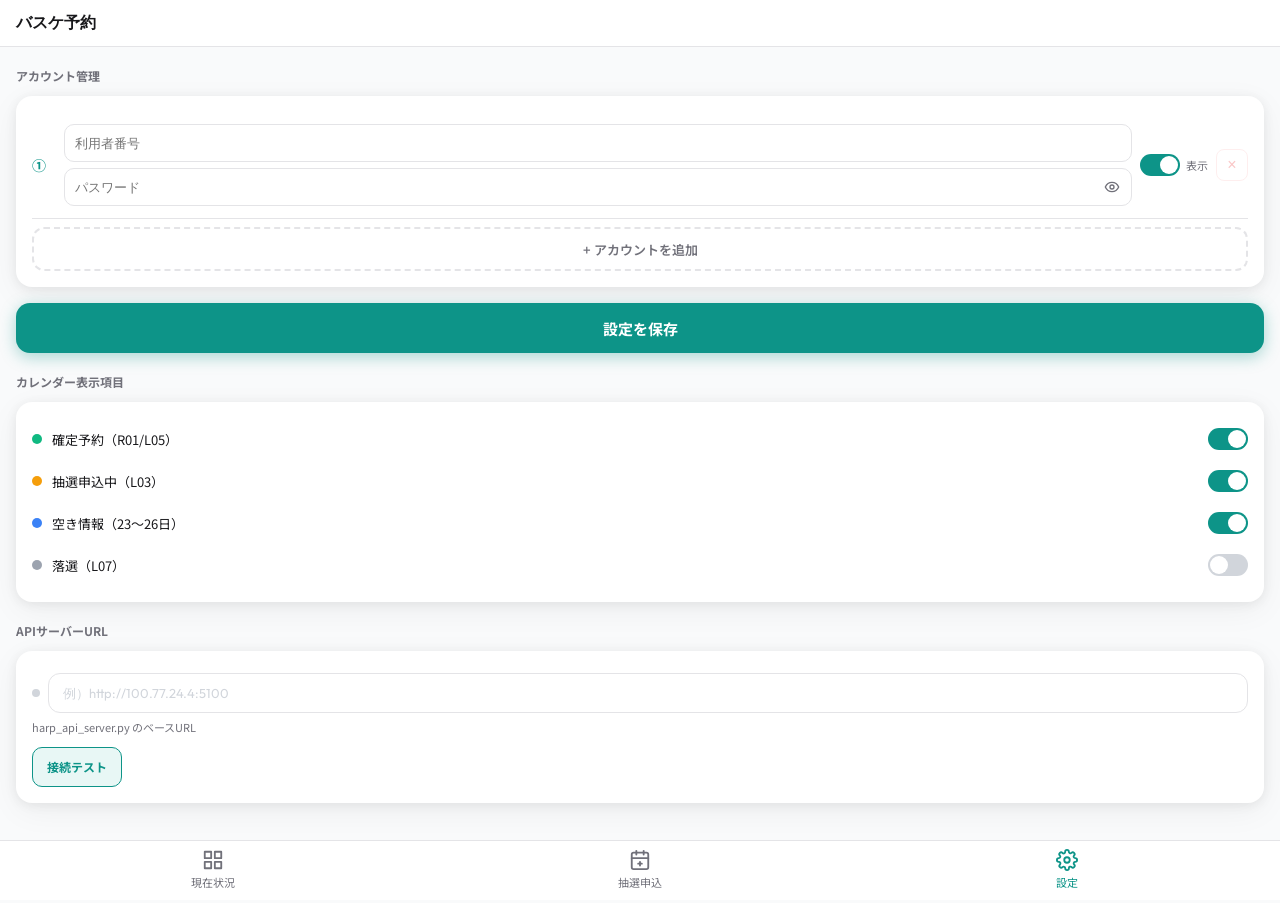
<file: home.html>
<!DOCTYPE html>
<html lang="ja">
<head>
<meta charset="UTF-8">
<meta name="viewport" content="width=device-width, initial-scale=1.0, maximum-scale=1.0, user-scalable=no">
<meta name="theme-color" content="#ffffff">
<meta name="apple-mobile-web-app-capable" content="yes">
<meta name="app-version" content="2026-04-09-001">
<title>学校開放事業 自動予約アプリ</title>
<link rel="preconnect" href="https://fonts.googleapis.com">
<link rel="preconnect" href="https://fonts.gstatic.com" crossorigin>
<link href="https://fonts.googleapis.com/css2?family=Noto+Sans+JP:wght@400;500;700&family=Outfit:wght@400;600&display=swap" rel="stylesheet">
<style>
:root {
  --accent: #0d9488; --accent-bg: #e8f7f5;
  --txt: #18181b; --txt2: #71717a;
  --border: #e4e4e7; --bg: #f9fafb;
  --card-shadow: 0 2px 12px rgba(0,0,0,0.07), 0 8px 32px rgba(0,0,0,0.05);
  --green: #10b981; --yellow: #f59e0b; --blue: #3b82f6;
}
* { box-sizing: border-box; margin: 0; padding: 0; -webkit-tap-highlight-color: transparent; }
html,body { min-height:100%; font-family:'Noto Sans JP',sans-serif; background:var(--bg); color:var(--txt); overflow-x:hidden; }
#app { display:flex; flex-direction:column; min-height:100vh; }
#content { flex:1; padding-bottom:72px; overflow-y:auto; }

/* ヘッダー */
.header { background:#fff; padding:12px 16px; border-bottom:1px solid var(--border); display:flex; align-items:center; justify-content:space-between; position:sticky; top:0; z-index:50; }
.header-title { font-family:'Outfit',sans-serif; font-size:16px; font-weight:700; }
.acct-tabs { display:flex; gap:6px; }
.acct-tab { padding:5px 12px; border-radius:20px; border:1.5px solid var(--border); background:#fff; color:var(--txt2); font-size:12px; font-weight:600; cursor:pointer; font-family:'Noto Sans JP',sans-serif; transition:all .15s; }
.acct-tab.active { background:var(--accent); color:#fff; border-color:var(--accent); }

/* フッタータブ */
.tab-nav { position:fixed; bottom:0; left:0; right:0; background:#fff; border-top:1px solid var(--border); display:flex; z-index:100; padding-bottom:env(safe-area-inset-bottom); }
.tab-btn { flex:1; display:flex; flex-direction:column; align-items:center; justify-content:center; padding:8px 0 10px; gap:3px; border:none; background:none; cursor:pointer; color:var(--txt2); font-size:11px; font-family:'Noto Sans JP',sans-serif; transition:color .15s; }
.tab-btn.active { color:var(--accent); }
.tab-btn svg { width:22px; height:22px; }

/* パネル */
.panel { display:none; padding:16px; }
.panel.active { display:block; }
.sec-title { font-size:12px; font-weight:700; color:var(--txt2); margin-bottom:12px; margin-top:4px; }
.card { background:#fff; border-radius:16px; box-shadow:var(--card-shadow); padding:16px; margin-bottom:12px; }

/* カレンダー */
.cal-header { display:flex; align-items:center; justify-content:space-between; margin-bottom:12px; }
.cal-title { font-family:'Outfit',sans-serif; font-size:18px; font-weight:700; }
.cal-nav { width:36px; height:36px; border-radius:50%; border:1.5px solid var(--border); background:#fff; cursor:pointer; display:flex; align-items:center; justify-content:center; color:var(--txt2); font-size:16px; }
.cal-nav:active { background:var(--accent-bg); }
.cal-grid { display:grid; grid-template-columns:repeat(7,1fr); gap:2px; }
.cal-dow { text-align:center; font-size:11px; font-weight:600; color:var(--txt2); padding:4px 0; }
.cal-dow:first-child { color:#ef4444; }
.cal-dow:last-child { color:#3b82f6; }
.cal-cell { aspect-ratio:1; display:flex; flex-direction:column; align-items:center; justify-content:center; border-radius:10px; cursor:pointer; font-size:13px; position:relative; transition:background .1s; gap:2px; }
.cal-cell:active { background:var(--accent-bg); }
.cal-cell.today { font-weight:700; background:#f0fdfa; }
.cal-cell.selected { background:var(--accent); color:#fff; }
.cal-cell.other-month { color:#d1d5db; }
.cal-dots { display:flex; gap:2px; height:6px; }
.cal-dot { width:6px; height:6px; border-radius:50%; }
.cal-dot.green { background:var(--green); }
.cal-dot.yellow { background:var(--yellow); }
.cal-dot.blue { background:var(--blue); }

/* 日付詳細 */
.day-detail { margin-top:12px; }
.day-detail-title { font-size:13px; font-weight:700; margin-bottom:8px; }
.detail-item { display:flex; align-items:center; gap:10px; padding:10px 0; border-bottom:1px solid var(--border); }
.detail-item:last-child { border-bottom:none; }
.detail-dot { width:10px; height:10px; border-radius:50%; flex-shrink:0; }
.detail-info { flex:1; }
.detail-place { font-size:13px; font-weight:600; }
.detail-time { font-size:11px; color:var(--txt2); margin-top:2px; }
.detail-badge { font-size:11px; font-weight:700; padding:3px 8px; border-radius:20px; white-space:nowrap; }
.badge-confirmed { background:#dcfce7; color:#16a34a; }
.badge-pending { background:#fef3c7; color:#d97706; }
.badge-applied { background:#dbeafe; color:#2563eb; }

/* スタンプ */
.stamp-section { margin-top:4px; }
.stamp-dots { display:grid; grid-template-columns:repeat(20,1fr); gap:4px; margin-bottom:10px; }
.stamp-dot { width:14px; height:14px; border-radius:50%; border:1.5px solid var(--border); display:flex; align-items:center; justify-content:center; font-size:7px; }
.stamp-dot.filled { background:var(--accent); border-color:var(--accent); color:#fff; }
.stamp-count { font-size:14px; font-weight:600; margin-bottom:10px; }
.stamp-count .num { font-family:'Outfit',sans-serif; font-size:20px; font-weight:700; color:var(--accent); }
.stamp-btns { display:flex; gap:10px; margin-bottom:8px; }
.stamp-btn { height:40px; padding:0 20px; border-radius:12px; border:1.5px solid var(--accent); font-size:14px; font-weight:700; font-family:'Noto Sans JP',sans-serif; cursor:pointer; transition:all .15s; }
.stamp-btn.plus { background:var(--accent); color:#fff; }
.stamp-btn.plus:active { opacity:.8; }
.stamp-btn.minus { background:#fff; color:var(--accent); }
.stamp-btn.minus:active { background:var(--accent-bg); }
.stamp-reward { font-size:12px; color:var(--txt2); }
.stamp-banner { background:linear-gradient(135deg,var(--accent),#0a7469); color:#fff; border-radius:12px; padding:14px 16px; margin-bottom:10px; text-align:center; font-size:14px; font-weight:700; }

/* 更新ボタン行 */
.refresh-row { display:flex; align-items:center; justify-content:space-between; margin-bottom:10px; }
.refresh-meta { font-size:11px; color:var(--txt2); }
.btn-refresh { display:flex; align-items:center; gap:5px; height:34px; padding:0 14px; flex-shrink:0; border:1.5px solid var(--accent); border-radius:20px; background:#fff; color:var(--accent); font-size:12px; font-weight:700; font-family:'Noto Sans JP',sans-serif; cursor:pointer; transition:background .15s; }
.btn-refresh:active { background:var(--accent-bg); }
.btn-refresh:disabled { opacity:.4; cursor:not-allowed; }
@keyframes spin { to { transform:rotate(360deg); } }
.spin { animation:spin .8s linear infinite; transform-origin:center; display:inline-block; }

/* ステータスバー */
.fetch-bar { display:flex; align-items:center; gap:8px; font-size:12px; padding:10px 14px; border-radius:10px; margin-bottom:10px; }
.fetch-bar.loading { background:#f3f4f6; color:var(--txt2); }
.fetch-bar.success { background:#dcfce7; color:#16a34a; }
.fetch-bar.error   { background:#fee2e2; color:#dc2626; }
.fetch-bar.waiting { background:#eff6ff; color:#2563eb; }
.fetch-bar.warning { background:#fef9c3; color:#a16207; }
.progress-wrap { margin-bottom:10px; }
.progress-bg   { background:#e5e7eb; border-radius:99px; height:4px; overflow:hidden; }
.progress-fill { height:4px; border-radius:99px; background:var(--accent); width:0%; transition:width .5s; }
.progress-label { font-size:11px; color:var(--txt2); margin-top:4px; text-align:right; }
.error-detail { font-size:11px; color:#dc2626; background:#fff5f5; border:1px solid #fecaca; border-radius:8px; padding:8px 12px; margin-bottom:10px; line-height:1.6; }
.empty-msg { text-align:center; font-size:13px; color:var(--txt2); padding:20px 0; line-height:1.8; }

/* アカウント別セクション */
.acct-section { margin-bottom:20px; padding-bottom:12px; border-bottom:2px solid var(--border); }
.acct-section:last-child { border-bottom:none; margin-bottom:0; }
.acct-section-label { font-size:15px; font-weight:700; color:var(--accent); }
.acct-section-id { font-size:11px; color:var(--txt2); margin-left:4px; }

/* 抽選申込タブ */
.filter-section { margin-bottom:16px; }
.filter-label { font-size:13px; font-weight:600; margin-bottom:8px; }
.filter-chips { display:flex; flex-wrap:wrap; gap:6px; margin-bottom:12px; }
.filter-chip { padding:6px 14px; border-radius:20px; border:1.5px solid var(--border); background:#fff; font-size:12px; font-weight:600; cursor:pointer; transition:all .15s; font-family:'Noto Sans JP',sans-serif; }
.filter-chip.active { background:var(--accent); color:#fff; border-color:var(--accent); }
.facility-list { display:flex; flex-wrap:wrap; gap:6px; margin-bottom:8px; }
.facility-tag { display:flex; align-items:center; gap:4px; padding:5px 10px; border-radius:16px; background:var(--accent-bg); color:var(--accent); font-size:12px; font-weight:600; }
.facility-tag .remove { cursor:pointer; font-size:14px; margin-left:2px; }
.btn-primary { display:block; width:100%; height:50px; background:var(--accent); color:#fff; border:none; border-radius:14px; font-size:15px; font-weight:700; font-family:'Noto Sans JP',sans-serif; cursor:pointer; margin-top:16px; box-shadow:0 4px 16px rgba(13,148,136,.35); transition:opacity .15s,transform .1s; }
.btn-primary:active { opacity:.9; transform:scale(.97); }
.btn-primary:disabled { opacity:.4; cursor:not-allowed; transform:none; box-shadow:none; background:#9ca3af; }
.result-item { display:flex; align-items:center; gap:10px; padding:11px 0; border-bottom:1px solid var(--border); }
.result-item:last-child { border-bottom:none; }

/* 設定タブ */
.setting-row { padding:14px 0; border-bottom:1px solid var(--border); }
.setting-row:last-child { border-bottom:none; }
.setting-label { font-size:14px; font-weight:500; margin-bottom:8px; }
.setting-desc  { font-size:11px; color:var(--txt2); margin-top:6px; line-height:1.6; }
.setting-input { width:100%; height:46px; border:1.5px solid var(--border); border-radius:12px; padding:0 14px; font-size:15px; font-family:'Outfit',sans-serif; color:var(--txt); background:#fff; outline:none; transition:border-color .15s; }
.setting-input:focus { border-color:var(--accent); box-shadow:0 0 0 3px var(--accent-bg); }
.setting-input::placeholder { color:#d1d5db; }
.acct-row { display:flex; align-items:center; gap:8px; padding:12px 0; border-bottom:1px solid var(--border); flex-wrap:wrap; }
.acct-row:last-child { border-bottom:none; }
.acct-label { font-size:14px; font-weight:700; color:var(--accent); width:24px; flex-shrink:0; }
.acct-field { flex:1; min-width:0; }
.acct-input { width:100%; height:38px; border:1.5px solid var(--border); border-radius:10px; padding:0 10px; font-size:13px; font-family:'Outfit',sans-serif; outline:none; }
.acct-input:focus { border-color:var(--accent); }
.pw-wrap { position:relative; }
.pw-toggle { position:absolute; right:8px; top:50%; transform:translateY(-50%); background:none; border:none; cursor:pointer; color:var(--txt2); padding:4px; display:flex; align-items:center; }
.toggle-wrap { display:flex; align-items:center; gap:6px; }
.toggle-switch { width:40px; height:22px; border-radius:11px; background:#d1d5db; position:relative; cursor:pointer; transition:background .2s; border:none; padding:0; }
.toggle-switch.on { background:var(--accent); }
.toggle-switch::after { content:''; position:absolute; top:2px; left:2px; width:18px; height:18px; border-radius:50%; background:#fff; transition:transform .2s; }
.toggle-switch.on::after { transform:translateX(18px); }
.toggle-label { font-size:11px; color:var(--txt2); }
.btn-delete-acct { width:32px; height:32px; border-radius:8px; border:1px solid #fecaca; background:#fff; color:#ef4444; cursor:pointer; display:flex; align-items:center; justify-content:center; font-size:16px; flex-shrink:0; }
.btn-delete-acct:disabled { opacity:.3; cursor:not-allowed; }
.btn-add-acct { width:100%; height:44px; border:2px dashed var(--border); border-radius:12px; background:none; color:var(--txt2); font-size:13px; font-weight:600; cursor:pointer; font-family:'Noto Sans JP',sans-serif; margin-top:8px; transition:border-color .15s; }
.btn-add-acct:hover { border-color:var(--accent); color:var(--accent); }
.btn-add-acct:disabled { opacity:.3; cursor:not-allowed; }
.btn-save { display:block; width:100%; height:50px; background:var(--accent); color:#fff; border:none; border-radius:14px; font-size:15px; font-weight:700; font-family:'Noto Sans JP',sans-serif; cursor:pointer; margin-top:16px; box-shadow:0 4px 16px rgba(13,148,136,.35); transition:opacity .15s; }
.btn-save:active { opacity:.9; }
.display-option { display:flex; align-items:center; gap:10px; padding:10px 0; }
.display-option .dot-preview { width:10px; height:10px; border-radius:50%; flex-shrink:0; }
.display-option label { font-size:13px; flex:1; }
.api-row { display:flex; align-items:center; gap:8px; margin-top:6px; }
.api-dot { width:8px; height:8px; border-radius:50%; background:#d1d5db; flex-shrink:0; }
.api-dot.ok  { background:#22c55e; }
.api-dot.err { background:#ef4444; }
.btn-test { height:40px; padding:0 14px; border:1.5px solid var(--accent); border-radius:10px; background:var(--accent-bg); color:var(--accent); font-size:12px; font-weight:700; font-family:'Noto Sans JP',sans-serif; cursor:pointer; margin-top:10px; }

/* モーダル */
.modal-overlay { position:fixed; inset:0; background:rgba(0,0,0,.45); z-index:200; display:none; align-items:flex-end; justify-content:center; }
.modal-overlay.open { display:flex; }
.modal { background:#fff; border-radius:20px 20px 0 0; width:100%; max-width:480px; max-height:85vh; display:flex; flex-direction:column; animation:slideUp .25s ease; }
@keyframes slideUp { from { transform:translateY(100%); } to { transform:translateY(0); } }
.modal-header { display:flex; align-items:center; justify-content:space-between; padding:16px 20px 12px; border-bottom:1px solid var(--border); }
.modal-title { font-size:16px; font-weight:700; }
.modal-close { width:32px; height:32px; border-radius:50%; border:none; background:var(--bg); font-size:18px; cursor:pointer; display:flex; align-items:center; justify-content:center; color:var(--txt2); }
.modal-search { padding:12px 20px; }
.modal-search input { width:100%; height:40px; border:1.5px solid var(--border); border-radius:10px; padding:0 12px 0 36px; font-size:13px; font-family:'Noto Sans JP',sans-serif; outline:none; background:url("data:image/svg+xml,%3Csvg xmlns='http://www.w3.org/2000/svg' width='16' height='16' viewBox='0 0 24 24' fill='none' stroke='%2371717a' stroke-width='2'%3E%3Ccircle cx='11' cy='11' r='8'/%3E%3Cline x1='21' y1='21' x2='16.65' y2='16.65'/%3E%3C/svg%3E") 12px center no-repeat; }
.modal-search input:focus { border-color:var(--accent); }
.modal-body { flex:1; overflow-y:auto; padding:0 20px 12px; -webkit-overflow-scrolling:touch; }
.modal-footer { padding:12px 20px 20px; border-top:1px solid var(--border); }
.ward-group { margin-bottom:4px; }
.ward-header { display:flex; align-items:center; gap:8px; padding:10px 0; cursor:pointer; font-size:14px; font-weight:700; color:var(--txt); user-select:none; }
.ward-header .arrow { font-size:10px; color:var(--txt2); transition:transform .15s; }
.ward-header.open .arrow { transform:rotate(90deg); }
.ward-header .count { font-size:11px; font-weight:500; color:var(--txt2); }
.ward-items { display:none; padding-left:4px; }
.ward-items.open { display:block; }
.facility-item { display:flex; align-items:center; gap:10px; padding:8px 4px; border-bottom:1px solid #f4f4f5; cursor:pointer; border-radius:6px; transition:background .1s; }
.facility-item:active { background:var(--accent-bg); }
.facility-item.disabled { opacity:.4; cursor:not-allowed; pointer-events:none; }
.facility-item .checkbox { width:20px; height:20px; border-radius:6px; border:2px solid var(--border); display:flex; align-items:center; justify-content:center; flex-shrink:0; transition:all .15s; font-size:12px; color:#fff; }
.facility-item.checked .checkbox { background:var(--accent); border-color:var(--accent); }
.facility-item .f-name { font-size:13px; font-weight:500; flex:1; }
.facility-item .f-code { font-size:11px; color:var(--txt2); }

/* 施設追加ボタン */
.btn-add-facility-open { width:100%; height:44px; border:2px dashed var(--border); border-radius:12px; background:none; color:var(--txt2); font-size:13px; font-weight:600; cursor:pointer; font-family:'Noto Sans JP',sans-serif; margin-top:8px; transition:border-color .15s; }
.btn-add-facility-open:hover { border-color:var(--accent); color:var(--accent); }
.facility-summary { font-size:12px; color:var(--txt2); margin-bottom:8px; }

/* 同期ボタン */
.sync-card { margin-top:16px; }
.btn-sync { display:flex; align-items:center; justify-content:center; gap:6px; width:100%; height:48px; border:1.5px solid var(--accent); border-radius:14px; background:var(--accent-bg); color:var(--accent); font-size:14px; font-weight:700; font-family:'Noto Sans JP',sans-serif; cursor:pointer; transition:all .15s; }
.btn-sync:active { background:var(--accent); color:#fff; }
.btn-sync:disabled { opacity:.4; cursor:not-allowed; }
.sync-status { font-size:11px; color:var(--txt2); text-align:center; margin-top:8px; }
.sync-ok { color:#16a34a; }
.sync-pending { color:#d97706; }

/* per-accountスタンプ */
.stamp-acct { padding:10px 0; border-bottom:1px solid var(--border); }
.stamp-acct:last-child { border-bottom:none; }
.stamp-acct-label { font-size:13px; font-weight:700; color:var(--accent); margin-bottom:6px; }
.stamp-bar-wrap { display:flex; align-items:center; gap:10px; margin-bottom:6px; }
.stamp-bar-bg { flex:1; height:14px; background:#e5e7eb; border-radius:7px; overflow:hidden; }
.stamp-bar-fill { height:100%; background:var(--accent); border-radius:7px; transition:width .3s; }
.stamp-bar-label { font-size:13px; font-weight:600; font-family:'Outfit',sans-serif; white-space:nowrap; min-width:50px; text-align:right; }
.stamp-acct-btns { display:flex; gap:8px; }
.stamp-acct-btns button { height:32px; padding:0 14px; border-radius:8px; font-size:13px; font-weight:700; cursor:pointer; font-family:'Noto Sans JP',sans-serif; border:1.5px solid var(--accent); }
.stamp-acct-btns .plus { background:var(--accent); color:#fff; }
.stamp-acct-btns .minus { background:#fff; color:var(--accent); }
.stamp-total { font-size:13px; color:var(--txt2); margin-top:10px; text-align:center; }

/* 落選表示トグル */
.display-option.lost .dot-preview { background:#9ca3af; }
</style>
</head>
<body>
<div id="app">

  <!-- ヘッダー -->
  <div class="header">
    <span class="header-title">バスケ予約</span>
    <div class="acct-tabs" id="acct-tabs"></div>
  </div>

  <div id="content">

    <!-- ══ 現在状況タブ ══ -->
    <div class="panel active" id="panel-status">

      <div id="accounts-status-container"></div>

      <!-- スタンプカード -->
      <div class="card stamp-section">
        <div class="sec-title">スタンプカード</div>
        <div id="stamp-accounts"></div>
        <div class="stamp-reward" style="text-align:center;margin-bottom:6px">80枚達成で無料4時間分</div>
      <div class="stamp-total" id="stamp-total">無料券獲得数: 合計 0枚</div>
      </div>
    </div>

    <!-- ══ 抽選申込タブ ══ -->
    <div class="panel" id="panel-apply">
      <div class="sec-title">対象施設</div>
      <div class="card">
        <div class="facility-summary" id="facility-summary">選択中: 0件</div>
        <div class="facility-list" id="facility-list"></div>
        <button class="btn-add-facility-open" onclick="openFacilityModal()">＋ 施設を追加</button>
      </div>

      <div class="card filter-section">
        <div class="filter-label">練習曜日</div>
        <div class="filter-chips" id="dow-chips">
          <button class="filter-chip" data-dow="1" onclick="toggleFilterChip(this)">月</button>
          <button class="filter-chip" data-dow="2" onclick="toggleFilterChip(this)">火</button>
          <button class="filter-chip" data-dow="3" onclick="toggleFilterChip(this)">水</button>
          <button class="filter-chip" data-dow="4" onclick="toggleFilterChip(this)">木</button>
          <button class="filter-chip" data-dow="5" onclick="toggleFilterChip(this)">金</button>
          <button class="filter-chip" data-dow="6" onclick="toggleFilterChip(this)">土</button>
          <button class="filter-chip" data-dow="0" onclick="toggleFilterChip(this)">日</button>
        </div>
        <div class="filter-label">時間帯</div>
        <div class="filter-chips" id="period-chips">
          <button class="filter-chip" data-period="morning" onclick="toggleFilterChip(this)">午前</button>
          <button class="filter-chip" data-period="afternoon" onclick="toggleFilterChip(this)">午後</button>
          <button class="filter-chip" data-period="night" onclick="toggleFilterChip(this)">夜間</button>
        </div>
      </div>

      <div class="card sync-card">
        <button class="btn-sync" id="btn-sync" onclick="syncSettings()">設定をサーバーに同期</button>
        <div class="sync-status" id="sync-status"></div>
      </div>

      <button class="btn-primary" disabled data-action="auto-apply" style="margin-top:16px">自動申込（準備中）</button>

      <div class="sec-title" style="margin-top:20px">申込結果</div>
      <div class="card" id="apply-results">
        <div class="empty-msg">まだ申込実行されていません</div>
      </div>
    </div>

    <!-- ══ 設定タブ ══ -->
    <div class="panel" id="panel-settings">
      <div class="sec-title">アカウント管理</div>
      <div class="card" id="acct-manager"></div>
      <button class="btn-save" onclick="saveAllSettings()">設定を保存</button>

      <div class="sec-title" style="margin-top:20px">カレンダー表示項目</div>
      <div class="card">
        <div class="display-option">
          <div class="dot-preview" style="background:var(--green)"></div>
          <label>確定予約（R01/L05）</label>
          <button class="toggle-switch on" id="disp-confirmed" onclick="toggleDisplay(this)"></button>
        </div>
        <div class="display-option">
          <div class="dot-preview" style="background:var(--yellow)"></div>
          <label>抽選申込中（L03）</label>
          <button class="toggle-switch on" id="disp-pending" onclick="toggleDisplay(this)"></button>
        </div>
        <div class="display-option">
          <div class="dot-preview" style="background:var(--blue)"></div>
          <label>空き情報（23〜26日）</label>
          <button class="toggle-switch on" id="disp-vacancy" onclick="toggleDisplay(this)"></button>
        </div>
        <div class="display-option lost">
          <div class="dot-preview"></div>
          <label>落選（L07）</label>
          <button class="toggle-switch" id="disp-lost" onclick="toggleDisplay(this)"></button>
        </div>
      </div>

      <div class="sec-title" style="margin-top:20px">APIサーバーURL</div>
      <div class="card">
        <div class="setting-row" style="border:none;padding:0">
          <div class="api-row">
            <span class="api-dot" id="api-dot"></span>
            <input type="text" class="setting-input" id="api-url" placeholder="例）http://100.77.24.4:5100" style="height:40px;font-size:13px;">
          </div>
          <div class="setting-desc">harp_api_server.py のベースURL</div>
          <button class="btn-test" onclick="testConnection()">接続テスト</button>
        </div>
      </div>
    </div>

  </div>

  <!-- 施設選択モーダル -->
  <div class="modal-overlay" id="facility-modal" onclick="if(event.target===this)closeFacilityModal()">
    <div class="modal">
      <div class="modal-header">
        <span class="modal-title">施設を選択</span>
        <button class="modal-close" onclick="closeFacilityModal()">✕</button>
      </div>
      <div class="modal-search">
        <input type="text" id="facility-search" placeholder="施設名で検索..." oninput="filterFacilityModal()">
      </div>
      <div class="modal-body" id="facility-modal-body"></div>
      <div class="modal-footer">
        <button class="btn-primary" style="margin:0" onclick="confirmFacilitySelection()">選択を確定</button>
      </div>
    </div>
  </div>

  <!-- フッタータブ -->
  <nav class="tab-nav">
    <button class="tab-btn active" id="tab-status" onclick="switchTab('status')">
      <svg viewBox="0 0 24 24" fill="none" stroke="currentColor" stroke-width="2" stroke-linecap="round" stroke-linejoin="round"><rect x="3" y="3" width="7" height="7"/><rect x="14" y="3" width="7" height="7"/><rect x="14" y="14" width="7" height="7"/><rect x="3" y="14" width="7" height="7"/></svg>
      現在状況
    </button>
    <button class="tab-btn" id="tab-apply" onclick="switchTab('apply')">
      <svg viewBox="0 0 24 24" fill="none" stroke="currentColor" stroke-width="2" stroke-linecap="round" stroke-linejoin="round"><rect x="3" y="4" width="18" height="18" rx="2" ry="2"/><line x1="16" y1="2" x2="16" y2="6"/><line x1="8" y1="2" x2="8" y2="6"/><line x1="3" y1="10" x2="21" y2="10"/><line x1="12" y1="14" x2="12" y2="18"/><line x1="10" y1="16" x2="14" y2="16"/></svg>
      抽選申込
    </button>
    <button class="tab-btn" id="tab-settings" onclick="switchTab('settings')">
      <svg viewBox="0 0 24 24" fill="none" stroke="currentColor" stroke-width="2" stroke-linecap="round" stroke-linejoin="round"><circle cx="12" cy="12" r="3"/><path d="M19.4 15a1.65 1.65 0 0 0 .33 1.82l.06.06a2 2 0 0 1-2.83 2.83l-.06-.06a1.65 1.65 0 0 0-1.82-.33 1.65 1.65 0 0 0-1 1.51V21a2 2 0 0 1-4 0v-.09A1.65 1.65 0 0 0 9 19.4a1.65 1.65 0 0 0-1.82.33l-.06.06a2 2 0 0 1-2.83-2.83l.06-.06A1.65 1.65 0 0 0 4.68 15a1.65 1.65 0 0 0-1.51-1H3a2 2 0 0 1 0-4h.09A1.65 1.65 0 0 0 4.6 9a1.65 1.65 0 0 0-.33-1.82l-.06-.06a2 2 0 0 1 2.83-2.83l.06.06A1.65 1.65 0 0 0 9 4.68a1.65 1.65 0 0 0 1-1.51V3a2 2 0 0 1 4 0v.09a1.65 1.65 0 0 0 1 1.51 1.65 1.65 0 0 0 1.82-.33l.06-.06a2 2 0 0 1 2.83 2.83l-.06.06A1.65 1.65 0 0 0 19.4 9a1.65 1.65 0 0 0 1.51 1H21a2 2 0 0 1 0 4h-.09a1.65 1.65 0 0 0-1.51 1z"/></svg>
      設定
    </button>
  </nav>

</div>
<script>
/* =================================================================
   home.js  v6.0 - 3タブ全面改修版
   更新日: 2026-03-24
   ================================================================= */

// === キャッシュバージョン管理 ===
// デプロイごとにこの値を更新する
var APP_VERSION = '2026-04-09-001';
var CACHE_KEY_PREFIX = 'pwa_cache_';

function clearOldCaches() {
  var keys = Object.keys(localStorage);
  keys.forEach(function(key) {
    if (key.startsWith(CACHE_KEY_PREFIX)) {
      try {
        var data = JSON.parse(localStorage.getItem(key));
        if (!data || data.version !== APP_VERSION) {
          localStorage.removeItem(key);
        }
      } catch(e) {
        localStorage.removeItem(key);
      }
    }
  });
}

var SITE_URL      = 'https://yoyaku.harp.lg.jp/';
var MAX_SLOTS     = 15;
var POLL_INTERVAL = 3000;
var POLL_MAX      = 40;
var MAX_ACCOUNTS  = 5;
var STAMP_MAX     = 80;
var STAMP_PER_FREE = 80;

// localStorageキー
var ACCOUNTS_KEY  = 'pwa_accounts';
var LEGACY_KEY    = 'pwa_settings';
var API_URL_KEY   = 'pwa_api_url';
var STAMP_KEY     = 'pwa_stamps';
var DISPLAY_KEY   = 'pwa_display_config';
var APPLY_KEY     = 'pwa_apply_results';
var ACTIVE_KEY    = 'pwa_active_account';
var FACILITIES_KEY = 'pwa_selected_facilities';
var FILTER_KEY    = 'pwa_filter_config';
var SYNC_KEY      = 'pwa_sync_status';

// 施設マスターデータ（187校・harp SearchFacility API由来）
var FACILITY_MASTER = [
  {"fc":"0211","fn":"三角山小学校","an":"中央区"},{"fc":"0214","fn":"中央中学校","an":"中央区"},{"fc":"1001","fn":"中央小学校","an":"中央区"},{"fc":"0215","fn":"中島中学校","an":"中央区"},{"fc":"1000","fn":"二条小学校","an":"中央区"},{"fc":"0218","fn":"伏見中学校","an":"中央区"},{"fc":"0210","fn":"伏見小学校","an":"中央区"},{"fc":"0217","fn":"向陵中学校","an":"中央区"},{"fc":"0216","fn":"啓明中学校","an":"中央区"},{"fc":"0219","fn":"宮の森中学校","an":"中央区"},{"fc":"0220","fn":"山鼻中学校","an":"中央区"},{"fc":"0212","fn":"山鼻南小学校","an":"中央区"},{"fc":"0203","fn":"山鼻小学校","an":"中央区"},{"fc":"0204","fn":"幌西小学校","an":"中央区"},{"fc":"0208","fn":"日新小学校","an":"中央区"},{"fc":"0213","fn":"柏中学校","an":"中央区"},{"fc":"0205","fn":"桑園小学校","an":"中央区"},{"fc":"0209","fn":"緑丘小学校","an":"中央区"},
  {"fc":"0252","fn":"あいの里東中学校","an":"北区"},{"fc":"0253","fn":"あいの里東小学校","an":"北区"},{"fc":"0255","fn":"上篠路中学校","an":"北区"},{"fc":"0247","fn":"光陽中学校","an":"北区"},{"fc":"0236","fn":"光陽小学校","an":"北区"},{"fc":"0230","fn":"北九条小学校","an":"北区"},{"fc":"0242","fn":"北辰中学校","an":"北区"},{"fc":"0244","fn":"北陽中学校","an":"北区"},{"fc":"0235","fn":"和光小学校","an":"北区"},{"fc":"0248","fn":"太平中学校","an":"北区"},{"fc":"0249","fn":"屯田中央中学校","an":"北区"},{"fc":"0258","fn":"屯田北中学校","an":"北区"},{"fc":"0257","fn":"屯田北小学校","an":"北区"},{"fc":"0233","fn":"屯田小学校","an":"北区"},{"fc":"0241","fn":"屯田西小学校","an":"北区"},{"fc":"1002","fn":"幌北小学校","an":"北区"},{"fc":"0238","fn":"新川中央小学校","an":"北区"},{"fc":"0246","fn":"新川中学校","an":"北区"},{"fc":"0234","fn":"新川小学校","an":"北区"},{"fc":"0250","fn":"新川西中学校","an":"北区"},{"fc":"0243","fn":"新琴似中学校","an":"北区"},{"fc":"0245","fn":"新琴似北中学校","an":"北区"},{"fc":"0232","fn":"新琴似小学校","an":"北区"},{"fc":"0240","fn":"新琴似緑小学校","an":"北区"},{"fc":"1003","fn":"白楊小学校","an":"北区"},{"fc":"0254","fn":"百合が原小学校","an":"北区"},{"fc":"0251","fn":"篠路中学校","an":"北区"},{"fc":"0259","fn":"篠路西小学校","an":"北区"},
  {"fc":"0478","fn":"南が丘中学校","an":"南区"},{"fc":"0466","fn":"南の沢小学校","an":"南区"},{"fc":"0460","fn":"南小学校","an":"南区"},{"fc":"0473","fn":"常盤中学校","an":"南区"},{"fc":"0475","fn":"澄川中学校","an":"南区"},{"fc":"0468","fn":"澄川南小学校","an":"南区"},{"fc":"0462","fn":"澄川小学校","an":"南区"},{"fc":"1016","fn":"澄川西小学校","an":"南区"},{"fc":"0474","fn":"真駒内中学校","an":"南区"},{"fc":"0476","fn":"真駒内曙中学校","an":"南区"},{"fc":"0461","fn":"真駒内桜山小学校","an":"南区"},{"fc":"0472","fn":"簾舞中学校","an":"南区"},{"fc":"0479","fn":"藤の沢小学校","an":"南区"},{"fc":"0477","fn":"藤野中学校","an":"南区"},{"fc":"0470","fn":"藻岩中学校","an":"南区"},
  {"fc":"1008","fn":"ひばりが丘小学校","an":"厚別区"},{"fc":"0367","fn":"もみじ台中学校","an":"厚別区"},{"fc":"0372","fn":"上野幌中学校","an":"厚別区"},{"fc":"0366","fn":"信濃中学校","an":"厚別区"},{"fc":"0361","fn":"共栄小学校","an":"厚別区"},{"fc":"0370","fn":"厚別中学校","an":"厚別区"},{"fc":"0374","fn":"厚別北中学校","an":"厚別区"},{"fc":"0371","fn":"厚別南中学校","an":"厚別区"},{"fc":"0365","fn":"厚別東小学校","an":"厚別区"},{"fc":"0373","fn":"厚別通小学校","an":"厚別区"},{"fc":"0369","fn":"青葉中学校","an":"厚別区"},
  {"fc":"0529","fn":"前田中学校","an":"手稲区"},{"fc":"0531","fn":"前田北中学校","an":"手稲区"},{"fc":"0523","fn":"富丘小学校","an":"手稲区"},{"fc":"0520","fn":"手稲中央小学校","an":"手稲区"},{"fc":"0527","fn":"手稲中学校","an":"手稲区"},{"fc":"0522","fn":"手稲山口小学校","an":"手稲区"},{"fc":"1015","fn":"手稲鉄北小学校","an":"手稲区"},{"fc":"0525","fn":"新発寒小学校","an":"手稲区"},{"fc":"0534","fn":"新陵中学校","an":"手稲区"},{"fc":"0533","fn":"星置中学校","an":"手稲区"},{"fc":"0530","fn":"稲積中学校","an":"手稲区"},{"fc":"0528","fn":"稲陵中学校","an":"手稲区"},
  {"fc":"0307","fn":"丘珠中学校","an":"東区"},{"fc":"0310","fn":"丘珠小学校","an":"東区"},{"fc":"0297","fn":"伏古北小学校","an":"東区"},{"fc":"0293","fn":"伏古小学校","an":"東区"},{"fc":"0306","fn":"元町中学校","an":"東区"},{"fc":"1005","fn":"元町小学校","an":"東区"},{"fc":"1004","fn":"北光小学校","an":"東区"},{"fc":"0283","fn":"北園小学校","an":"東区"},{"fc":"0299","fn":"北栄中学校","an":"東区"},{"fc":"0302","fn":"明園中学校","an":"東区"},{"fc":"0285","fn":"明園小学校","an":"東区"},{"fc":"0286","fn":"本町小学校","an":"東区"},{"fc":"0300","fn":"札幌中学校","an":"東区"},{"fc":"0281","fn":"札幌小学校","an":"東区"},{"fc":"0304","fn":"札苗中学校","an":"東区"},{"fc":"0311","fn":"札苗北中学校","an":"東区"},{"fc":"0309","fn":"札苗緑小学校","an":"東区"},{"fc":"0301","fn":"東栄中学校","an":"東区"},{"fc":"0303","fn":"栄中学校","an":"東区"},{"fc":"0288","fn":"栄北小学校","an":"東区"},{"fc":"0305","fn":"栄南中学校","an":"東区"},{"fc":"0292","fn":"栄南小学校","an":"東区"},{"fc":"0282","fn":"栄小学校","an":"東区"},{"fc":"0290","fn":"栄東小学校","an":"東区"},{"fc":"0308","fn":"栄町中学校","an":"東区"},{"fc":"0295","fn":"栄町小学校","an":"東区"},{"fc":"0296","fn":"栄緑小学校","an":"東区"},{"fc":"0287","fn":"栄西小学校","an":"東区"},{"fc":"0298","fn":"美香保中学校","an":"東区"},{"fc":"0280","fn":"美香保小学校","an":"東区"},{"fc":"0294","fn":"開成小学校","an":"東区"},
  {"fc":"0434","fn":"北野中学校","an":"清田区"},{"fc":"0436","fn":"北野台中学校","an":"清田区"},{"fc":"0441","fn":"平岡中央中学校","an":"清田区"},{"fc":"0432","fn":"平岡中央小学校","an":"清田区"},{"fc":"0435","fn":"平岡中学校","an":"清田区"},{"fc":"0439","fn":"平岡公園小学校","an":"清田区"},{"fc":"0431","fn":"平岡南小学校","an":"清田区"},{"fc":"0438","fn":"平岡緑中学校","an":"清田区"},{"fc":"0430","fn":"清田南小学校","an":"清田区"},{"fc":"1011","fn":"清田小学校","an":"清田区"},{"fc":"0437","fn":"真栄中学校","an":"清田区"},{"fc":"0440","fn":"美しが丘緑小学校","an":"清田区"},
  {"fc":"0331","fn":"上白石小学校","an":"白石区"},{"fc":"0345","fn":"北白石中学校","an":"白石区"},{"fc":"0335","fn":"北郷小学校","an":"白石区"},{"fc":"0346","fn":"北都中学校","an":"白石区"},{"fc":"0336","fn":"北都小学校","an":"白石区"},{"fc":"1007","fn":"南白石小学校","an":"白石区"},{"fc":"0333","fn":"南郷小学校","an":"白石区"},{"fc":"1006","fn":"大谷地小学校","an":"白石区"},{"fc":"0339","fn":"川北小学校","an":"白石区"},{"fc":"0340","fn":"幌東中学校","an":"白石区"},{"fc":"0337","fn":"幌東小学校","an":"白石区"},{"fc":"0342","fn":"日章中学校","an":"白石区"},{"fc":"0344","fn":"東白石中学校","an":"白石区"},{"fc":"0343","fn":"柏丘中学校","an":"白石区"},{"fc":"0341","fn":"白石中学校","an":"白石区"},{"fc":"0330","fn":"白石小学校","an":"白石区"},{"fc":"0347","fn":"米里中学校","an":"白石区"},
  {"fc":"0496","fn":"二十四軒小学校","an":"西区"},{"fc":"0504","fn":"八軒中学校","an":"西区"},{"fc":"0501","fn":"八軒北小学校","an":"西区"},{"fc":"0495","fn":"八軒小学校","an":"西区"},{"fc":"0499","fn":"八軒西小学校","an":"西区"},{"fc":"0510","fn":"宮の丘中学校","an":"西区"},{"fc":"0500","fn":"山の手南小学校","an":"西区"},{"fc":"0491","fn":"山の手小学校","an":"西区"},{"fc":"0493","fn":"手稲宮丘小学校","an":"西区"},{"fc":"0505","fn":"手稲東中学校","an":"西区"},{"fc":"0502","fn":"琴似中学校","an":"西区"},{"fc":"1013","fn":"琴似小学校","an":"西区"},{"fc":"0506","fn":"発寒中学校","an":"西区"},{"fc":"1017","fn":"発寒南小学校","an":"西区"},{"fc":"0511","fn":"福井野中学校","an":"西区"},{"fc":"0498","fn":"西小学校","an":"西区"},{"fc":"0508","fn":"西野中学校","an":"西区"},{"fc":"0503","fn":"陵北中学校","an":"西区"},
  {"fc":"0415","fn":"あやめ野中学校","an":"豊平区"},{"fc":"0405","fn":"あやめ野小学校","an":"豊平区"},{"fc":"0416","fn":"しらかば台小学校","an":"豊平区"},{"fc":"0402","fn":"みどり小学校","an":"豊平区"},{"fc":"0413","fn":"中の島中学校","an":"豊平区"},{"fc":"1009","fn":"中の島小学校","an":"豊平区"},{"fc":"0406","fn":"八条中学校","an":"豊平区"},{"fc":"0401","fn":"南月寒小学校","an":"豊平区"},{"fc":"0408","fn":"平岸中学校","an":"豊平区"},{"fc":"1010","fn":"平岸小学校","an":"豊平区"},{"fc":"0400","fn":"平岸西小学校","an":"豊平区"},{"fc":"0404","fn":"平岸高台小学校","an":"豊平区"},{"fc":"0392","fn":"旭小学校","an":"豊平区"},{"fc":"0407","fn":"月寒中学校","an":"豊平区"},{"fc":"0393","fn":"月寒小学校","an":"豊平区"},{"fc":"0397","fn":"月寒東小学校","an":"豊平区"},{"fc":"0391","fn":"東園小学校","an":"豊平区"},{"fc":"0399","fn":"東山小学校","an":"豊平区"},{"fc":"0411","fn":"東月寒中学校","an":"豊平区"},{"fc":"0410","fn":"羊丘中学校","an":"豊平区"},{"fc":"0412","fn":"西岡中学校","an":"豊平区"},{"fc":"0414","fn":"西岡北中学校","an":"豊平区"},{"fc":"0395","fn":"豊園小学校","an":"豊平区"},{"fc":"0390","fn":"豊平小学校","an":"豊平区"},{"fc":"0409","fn":"陵陽中学校","an":"豊平区"}
];

var _pollTimer = null;
var _pollCount = 0;
var _calYear, _calMonth; // カレンダー表示中の年月
var _selectedDate = null; // 選択中の日付(YYYY-MM-DD)
var _activeAccountId = null;

// ── ヘルパー ──
function show(id){ var e=document.getElementById(id); if(e) e.style.display='block'; }
function hide(id){ var e=document.getElementById(id); if(e) e.style.display='none'; }
function setText(id,v){ var e=document.getElementById(id); if(e) e.textContent=v; }
function escHtml(s){ return String(s||'').replace(/&/g,'&amp;').replace(/</g,'&lt;').replace(/>/g,'&gt;').replace(/"/g,'&quot;').replace(/'/g,'&#39;'); }

// ── localStorage ──
function getAccounts(){
  try{ var v=localStorage.getItem(ACCOUNTS_KEY); return v?JSON.parse(v):null; }catch(e){ return null; }
}
function setAccounts(arr){
  try{ localStorage.setItem(ACCOUNTS_KEY,JSON.stringify(arr)); }catch(e){}
  // 後方互換: pwa_settings も更新
  if(arr&&arr.length>0){
    try{ localStorage.setItem(LEGACY_KEY,JSON.stringify({id:arr[0].id,pw:arr[0].pw})); }catch(e){}
  }
}
function getApiUrl(){ try{ return localStorage.getItem(API_URL_KEY)||''; }catch(e){ return ''; } }
function saveApiUrl(u){ try{ localStorage.setItem(API_URL_KEY,u.trim()); }catch(e){} }
function getCache(id){ if(!id) return null; try{ var v=localStorage.getItem('pwa_cache_'+id); return v?JSON.parse(v):null; }catch(e){ return null; } }
function setCache(id,d){ if(!id) return; try{ localStorage.setItem('pwa_cache_'+id,JSON.stringify(d)); }catch(e){} }
function getStamps(){
  try{ var v=localStorage.getItem(STAMP_KEY); return v?JSON.parse(v):{}; }catch(e){ return {}; }
}
function setStamps(d){ try{ localStorage.setItem(STAMP_KEY,JSON.stringify(d)); }catch(e){} }
function getDisplayConfig(){
  try{ var v=localStorage.getItem(DISPLAY_KEY); return v?JSON.parse(v):{confirmed:true,pending:true,vacancy:true,lost:false}; }catch(e){ return {confirmed:true,pending:true,vacancy:true,lost:false}; }
}
function setDisplayConfig(d){ try{ localStorage.setItem(DISPLAY_KEY,JSON.stringify(d)); }catch(e){} }
function getSelectedFacilities(){
  try{ var v=localStorage.getItem(FACILITIES_KEY); return v?JSON.parse(v):[]; }catch(e){ return []; }
}
function setSelectedFacilities(arr){
  try{ localStorage.setItem(FACILITIES_KEY,JSON.stringify(arr)); }catch(e){}
  markSyncDirty();
}
function getFilterConfig(){
  try{ var v=localStorage.getItem(FILTER_KEY); return v?JSON.parse(v):{days:[],timeSlots:[]}; }catch(e){ return {days:[],timeSlots:[]}; }
}
function setFilterConfig(d){
  try{ localStorage.setItem(FILTER_KEY,JSON.stringify(d)); }catch(e){}
  markSyncDirty();
}
function getSyncStatus(){
  try{ var v=localStorage.getItem(SYNC_KEY); return v?JSON.parse(v):{dirty:false,lastSync:null}; }catch(e){ return {dirty:false,lastSync:null}; }
}
function setSyncStatus(d){ try{ localStorage.setItem(SYNC_KEY,JSON.stringify(d)); }catch(e){} }
function markSyncDirty(){
  var s=getSyncStatus(); s.dirty=true; setSyncStatus(s); renderSyncStatus();
}

// ── 旧データ移行 ──
function migrateLegacy(){
  var accounts = getAccounts();
  if(accounts) return accounts;
  try{
    var legacy=JSON.parse(localStorage.getItem(LEGACY_KEY)||'null');
    if(legacy&&legacy.id){
      var arr=[{id:legacy.id, pw:legacy.pw||'', label:'①', visible:true}];
      setAccounts(arr);
      return arr;
    }
  }catch(e){}
  return null;
}

// ── アクティブアカウント ──
function getActiveAccount(){
  var accounts=getAccounts();
  if(!accounts||accounts.length===0) return null;
  // アクティブIDで検索、見つからなければvisible:trueの最初
  if(_activeAccountId){
    for(var i=0;i<accounts.length;i++){
      if(accounts[i].id===_activeAccountId) return accounts[i];
    }
  }
  for(var i=0;i<accounts.length;i++){
    if(accounts[i].visible) return accounts[i];
  }
  return accounts[0];
}
function getVisibleAccounts(){
  var accounts=getAccounts();
  if(!accounts) return [];
  return accounts.filter(function(a){ return a.visible; });
}

// ── ヘッダーアカウントタブ ──
function renderAcctTabs(){
  var container=document.getElementById('acct-tabs');
  var visible=getVisibleAccounts();
  if(visible.length<=1){ container.innerHTML=''; return; }
  var active=getActiveAccount();
  var html='';
  visible.forEach(function(a){
    var cls='acct-tab'+(active&&active.id===a.id?' active':'');
    html+='<button class="'+cls+'" onclick="switchAccount(\''+escHtml(a.id)+'\')">'+escHtml(a.label)+'</button>';
  });
  container.innerHTML=html;
}

function switchAccount(id){
  _activeAccountId=id;
  try{ localStorage.setItem(ACTIVE_KEY,id); }catch(e){}
  renderAcctTabs();
  // 該当アカウントセクションへスクロール
  var visible=getVisibleAccounts();
  for(var i=0;i<visible.length;i++){
    if(visible[i].id===id){
      var el=document.getElementById('acct-section-'+i);
      if(el)el.scrollIntoView({behavior:'smooth',block:'start'});
      break;
    }
  }
  renderStamps();
}

// ── フッタータブ切替 ──
function switchTab(name){
  ['status','apply','settings'].forEach(function(t){
    document.getElementById('tab-'+t).classList.toggle('active',t===name);
    document.getElementById('panel-'+t).classList.toggle('active',t===name);
  });
  if(name==='status') applyStatusPanel();
  if(name==='settings') renderSettingsPanel();
}

// ══════════════════════════════════════
//  現在状況タブ（全アカウント同時表示版）
// ══════════════════════════════════════

var _refreshingIdx = -1;

function applyStatusPanel(){
  var visible=getVisibleAccounts();
  var container=document.getElementById('accounts-status-container');
  if(!container) return;
  if(!visible||visible.length===0){
    container.innerHTML='<div class="empty-msg">設定タブでアカウントを追加してください</div>';
    return;
  }
  var html='';
  visible.forEach(function(acct,idx){ html+=buildAccountSection(acct,idx); });
  container.innerHTML=html;
  renderStamps();
}

function buildAccountSection(acct,idx){
  var cached=getCache(acct.id);
  var reserves=(cached&&cached.reserves)?cached.reserves:[];
  var fetchTime=cached?formatTime(cached.fetchedAt):'未取得';
  var config=getDisplayConfig();
  var isRefreshing=(idx===_refreshingIdx);
  var reserveMap={};
  reserves.forEach(function(r){
    var ud=r.ud||'';if(!ud)return;
    if(!reserveMap[ud])reserveMap[ud]=[];
    reserveMap[ud].push(r);
  });
  var h='';
  h+='<div class="acct-section" id="acct-section-'+idx+'">';
  // ヘッダー行
  h+='<div class="refresh-row">';
  h+='<div style="display:flex;align-items:center;gap:6px;min-width:0;flex-wrap:wrap">';
  h+='<span class="acct-section-label">'+escHtml(acct.label)+'</span>';
  if(acct.id) h+='<span class="acct-section-id">'+escHtml(acct.id)+'</span>';
  h+='<span class="refresh-meta" id="fetch-time-'+idx+'">'+fetchTime+'</span>';
  h+='</div>';
  h+='<button class="btn-refresh" id="btn-refresh-'+idx+'"'+(isRefreshing?' disabled':'')+' onclick="startRefreshFor('+idx+')">';
  h+='<svg id="refresh-icon-'+idx+'"'+(isRefreshing?' class="spin"':'')+' width="13" height="13" viewBox="0 0 24 24" fill="none" stroke="currentColor" stroke-width="2.5" stroke-linecap="round" stroke-linejoin="round">';
  h+='<polyline points="23 4 23 10 17 10"/><polyline points="1 20 1 14 7 14"/>';
  h+='<path d="M3.51 9a9 9 0 0 1 14.85-3.36L23 10M1 14l4.64 4.36A9 9 0 0 0 20.49 15"/>';
  h+='</svg> 更新</button></div>';
  // ステータスバー
  h+='<div id="fetch-bar-'+idx+'" style="display:none" class="fetch-bar loading"><span id="fetch-bar-msg-'+idx+'">-</span></div>';
  h+='<div id="progress-wrap-'+idx+'" style="display:none" class="progress-wrap"><div class="progress-bg"><div class="progress-fill" id="progress-fill-'+idx+'"></div></div><div class="progress-label" id="progress-label-'+idx+'">待機中...</div></div>';
  h+='<div id="error-detail-'+idx+'" style="display:none" class="error-detail"></div>';
  // カレンダーカード
  h+='<div class="card"><div class="cal-header">';
  h+='<button class="cal-nav" onclick="calNav(-1)">&#9664;</button>';
  h+='<span class="cal-title">'+_calYear+'年'+_calMonth+'月</span>';
  h+='<button class="cal-nav" onclick="calNav(1)">&#9654;</button>';
  h+='</div><div class="cal-grid">';
  var dows=['日','月','火','水','木','金','土'];
  dows.forEach(function(d){h+='<div class="cal-dow">'+d+'</div>';});
  var firstDay=new Date(_calYear,_calMonth-1,1).getDay();
  var lastDate=new Date(_calYear,_calMonth,0).getDate();
  var prevLastDate=new Date(_calYear,_calMonth-1,0).getDate();
  var today=new Date();
  var todayStr=today.getFullYear()+'-'+pad2(today.getMonth()+1)+'-'+pad2(today.getDate());
  for(var i=firstDay-1;i>=0;i--) h+='<div class="cal-cell other-month"><span>'+(prevLastDate-i)+'</span></div>';
  for(var d=1;d<=lastDate;d++){
    var dateStr=_calYear+'-'+pad2(_calMonth)+'-'+pad2(d);
    var cls='cal-cell';
    if(dateStr===todayStr)cls+=' today';
    if(dateStr===_selectedDate)cls+=' selected';
    var dots='';
    var dayRes=reserveMap[dateStr]||[];
    var selFac=getSelectedFacilities();
    var selNames=selFac.map(function(f){return f.fn;});
    dayRes.forEach(function(r){
      var st=r.st||'';
      var isConfirmed=(st==='R01'||st==='L05'||st==='L08');
      var isLost=(st==='L07');
      var isPending=(st==='L03');
      var matchesFacility=selNames.length===0||selNames.some(function(n){return (r.place||'').indexOf(n)>=0;});
      if(isConfirmed&&config.confirmed) dots+='<div class="cal-dot green"></div>';
      else if(isPending&&config.pending&&matchesFacility) dots+='<div class="cal-dot yellow"></div>';
      else if(isLost&&config.lost) dots+='<div class="cal-dot" style="background:#9ca3af"></div>';
    });
    h+='<div class="'+cls+'" onclick="selectDate(\''+dateStr+'\')">';
    h+='<span>'+d+'</span>';
    if(dots)h+='<div class="cal-dots">'+dots+'</div>';
    h+='</div>';
  }
  var totalCells=firstDay+lastDate;
  var remaining=totalCells%7===0?0:7-totalCells%7;
  for(var i=1;i<=remaining;i++) h+='<div class="cal-cell other-month"><span>'+i+'</span></div>';
  h+='</div>';
  // 日付詳細
  if(_selectedDate){
    var items=reserveMap[_selectedDate]||[];
    var selFac2=getSelectedFacilities();
    var selNames2=selFac2.map(function(f){return f.fn;});
    // フィルタ適用
    var filtered=items.filter(function(r){
      var st=r.st||'';
      var isConfirmed=(st==='R01'||st==='L05'||st==='L08');
      var isLost=(st==='L07');
      var isPending=(st==='L03');
      var matchesFacility=selNames2.length===0||selNames2.some(function(n){return (r.place||'').indexOf(n)>=0;});
      if(isConfirmed) return config.confirmed;
      if(isPending) return config.pending&&matchesFacility;
      if(isLost) return config.lost;
      return true;
    });
    h+='<div class="day-detail" style="display:block">';
    h+='<div class="day-detail-title">'+formatDateLabel(_selectedDate)+'</div>';
    if(filtered.length===0){
      h+='<div class="empty-msg">この日の予約はありません</div>';
    }else{
      var SL={R01:'確保済',L05:'当選確定',L08:'利用済',L03:'抽選待ち',L01:'申込中',L07:'落選'};
      var SB={R01:'badge-confirmed',L05:'badge-confirmed',L08:'badge-confirmed',L03:'badge-pending',L01:'badge-applied',L07:'badge-applied'};
      var SD={R01:'var(--green)',L05:'var(--green)',L08:'var(--green)',L03:'var(--yellow)',L01:'var(--blue)',L07:'#9ca3af'};
      filtered.forEach(function(r){
        var st=r.st||'';
        h+='<div class="detail-item">';
        h+='<div class="detail-dot" style="background:'+(SD[st]||'var(--accent)')+'"></div>';
        h+='<div class="detail-info"><div class="detail-place">'+escHtml(r.place||r.f||'')+'</div><div class="detail-time">'+escHtml(r.time||'')+'</div></div>';
        h+='<div class="detail-badge '+(SB[st]||'badge-applied')+'">'+(SL[st]||st)+'</div>';
        h+='</div>';
      });
    }
    h+='</div>';
  }
  h+='</div>';
  if(reserves.length===0&&!cached) h+='<div class="empty-msg">更新ボタンを押してデータを取得してください</div>';
  h+='</div>';
  return h;
}

// ── カレンダーナビ ──
function calNav(dir){
  _calMonth+=dir;
  if(_calMonth>12){ _calMonth=1; _calYear++; }
  if(_calMonth<1){ _calMonth=12; _calYear--; }
  _selectedDate=null;
  applyStatusPanel();
}

function selectDate(dateStr){
  _selectedDate=(_selectedDate===dateStr)?null:dateStr;
  applyStatusPanel();
}

function formatDateLabel(dateStr){
  var WEEKDAYS=['日','月','火','水','木','金','土'];
  try{
    var p=dateStr.split('-');
    var dt=new Date(parseInt(p[0]),parseInt(p[1])-1,parseInt(p[2]));
    return parseInt(p[1])+'月'+parseInt(p[2])+'日('+WEEKDAYS[dt.getDay()]+')';
  }catch(e){ return dateStr; }
}

function pad2(n){ return n<10?'0'+n:''+n; }

// ── スタンプ（per-account版） ──
function renderStamps(){
  var visible=getVisibleAccounts();
  var container=document.getElementById('stamp-accounts');
  var totalEl=document.getElementById('stamp-total');
  if(!container) return;
  var stamps=getStamps();
  var totalEarned=0;
  var html='';
  visible.forEach(function(acct){
    var data=stamps[acct.id]||{current:0,total_earned:0};
    // 旧形式(count/log)からの移行
    if(typeof data.current==='undefined' && typeof data.count!=='undefined'){
      data.current=data.count; data.total_earned=data.total_earned||0;
    }
    var cur=data.current||0;
    var earned=data.total_earned||0;
    totalEarned+=earned;
    html+='<div class="stamp-acct">';
    html+='<div class="stamp-acct-label">'+escHtml(acct.label)+' '+escHtml(acct.id)+'</div>';
    html+='<div class="stamp-dots">';
    for(var si=0;si<STAMP_PER_FREE;si++){
      html+='<div class="stamp-dot'+(si<cur?' filled':'')+'">'+(si<cur?'●':'○')+'</div>';
    }
    html+='</div>';
    html+='<div class="stamp-count">現在 <span class="num">'+cur+'</span> / '+STAMP_PER_FREE+' 枚</div>';
    html+='<div class="stamp-acct-btns">';
    html+='<button class="minus" onclick="stampChange(\''+escHtml(acct.id)+'\',-1)">-1</button>';
    html+='<button class="plus" onclick="stampChange(\''+escHtml(acct.id)+'\',1)">+1</button>';
    html+='</div></div>';
  });
  container.innerHTML=html;
  if(totalEl) totalEl.textContent='無料券獲得数: 合計 '+totalEarned+'枚';
}

function stampChange(accountId,delta){
  var stamps=getStamps();
  var data=stamps[accountId]||{current:0,total_earned:0};
  if(typeof data.current==='undefined') data.current=data.count||0;
  if(typeof data.total_earned==='undefined') data.total_earned=0;
  var newVal=Math.max(0,data.current+delta);
  if(newVal>=STAMP_PER_FREE){
    if(!confirm('80枚達成！無料4時間分を受付で確認してください')) return;
    data.total_earned=(data.total_earned||0)+1;
    data.current=0;
  } else {
    data.current=newVal;
  }
  stamps[accountId]=data;
  setStamps(stamps);
  renderStamps();
}

// ── 更新（API通信・per-account版） ──
function startRefreshFor(idx){
  var apiUrl=getApiUrl();
  if(!apiUrl){showToast('APIサーバーURLを設定してください');switchTab('settings');return;}
  if(_refreshingIdx>=0){showToast('他のアカウントを更新中です');return;}
  var visible=getVisibleAccounts();
  if(idx>=visible.length)return;
  var acct=visible[idx];
  if(!acct||!acct.id){showToast('アカウントIDが未設定です');return;}
  var accounts=getAccounts()||[];
  var acctNum=1;
  for(var i=0;i<accounts.length;i++){if(accounts[i].id===acct.id){acctNum=i+1;break;}}
  _refreshingIdx=idx;
  setBusyFor(idx,true);
  showBarFor(idx,'loading','取得リクエスト送信中...');
  hide('error-detail-'+idx);
  fetch(apiUrl+'/api/refresh',{
    method:'POST',headers:{'Content-Type':'application/json'},
    body:JSON.stringify({account:acctNum}),signal:AbortSignal.timeout(10000),
  })
  .then(function(r){return r.json();})
  .then(function(d){
    if(!d.ok)throw new Error(d.message||'サーバーエラー');
    showBarFor(idx,'waiting','harp_api.py 実行中（約15〜20秒）');
    startPolling(apiUrl,acct.id,idx);
  })
  .catch(function(e){
    showBarFor(idx,'error','送信失敗');
    showErrFor(idx,'サーバーに接続できません: '+e.message);
    setBusyFor(idx,false);_refreshingIdx=-1;
  });
}
function startRefresh(){startRefreshFor(0);}

function startPolling(apiUrl,accountId,idx){
  _pollCount=0;
  setProgressFor(idx,0,'実行中...');
  show('progress-wrap-'+idx);
  _pollTimer=setInterval(function(){
    _pollCount++;
    var pct=Math.min(95,(_pollCount/POLL_MAX)*100);
    setProgressFor(idx,pct,Math.round(_pollCount*POLL_INTERVAL/1000)+'秒経過');
    if(_pollCount>=POLL_MAX){stopPolling(idx);showBarFor(idx,'error','タイムアウト');setBusyFor(idx,false);_refreshingIdx=-1;return;}
    fetch(apiUrl+'/api/status',{signal:AbortSignal.timeout(5000)})
    .then(function(r){return r.json();})
    .then(function(d){if(!d.running){stopPolling(idx);fetchLatest(apiUrl,accountId,idx);}})
    .catch(function(){});
  },POLL_INTERVAL);
}
function stopPolling(idx){if(_pollTimer){clearInterval(_pollTimer);_pollTimer=null;}hide('progress-wrap-'+idx);}

function fetchLatest(apiUrl,accountId,idx){
  showBarFor(idx,'loading','結果を取得中...');
  var url=apiUrl+'/api/latest';
  if(accountId)url+='?account='+encodeURIComponent(accountId);
  fetch(url,{signal:AbortSignal.timeout(10000)})
  .then(function(r){return r.json();})
  .then(function(d){
    if(!d.ok)throw new Error(d.message||'データなし');
    var reserves=d.reserves||[];
    var returnedAccount=d.account||'';
    if(returnedAccount)setCache(returnedAccount,{reserves:reserves,fetchedAt:d.fetchedAt||new Date().toISOString()});
    applyStatusPanel();
    showBarFor(idx,'success',reserves.length+'件取得完了');
    showToast((returnedAccount||'')+' 取得完了 '+reserves.length+'件');
    setTimeout(function(){hide('fetch-bar-'+idx);},4000);
  })
  .catch(function(e){showBarFor(idx,'error','結果取得失敗');showErrFor(idx,'エラー: '+e.message);})
  .finally(function(){setBusyFor(idx,false);_refreshingIdx=-1;});
}

// ── UI部品（per-account版） ──
function setBusyFor(idx,b){
  var btn=document.getElementById('btn-refresh-'+idx);
  var icon=document.getElementById('refresh-icon-'+idx);
  if(btn)btn.disabled=b;
  if(icon)icon.className=b?'spin':'';
}
function showBarFor(idx,type,msg){
  var bar=document.getElementById('fetch-bar-'+idx);
  var txt=document.getElementById('fetch-bar-msg-'+idx);
  if(!bar)return;
  bar.className='fetch-bar '+type;
  if(txt)txt.textContent=msg;
  bar.style.display='block';
}
function showErrFor(idx,msg){var e=document.getElementById('error-detail-'+idx);if(!e)return;e.textContent=msg;e.style.display='block';}
function setProgressFor(idx,pct,label){
  var f=document.getElementById('progress-fill-'+idx);var l=document.getElementById('progress-label-'+idx);
  if(f)f.style.width=pct+'%';if(l)l.textContent=label;
}
function formatTime(iso){
  if(!iso) return '未取得';
  try{var d=new Date(iso);return '更新: '+(d.getMonth()+1)+'/'+(d.getDate())+' '+pad2(d.getHours())+':'+pad2(d.getMinutes());}catch(e){return '取得済';}
}

// ══════════════════════════════════════
//  抽選申込タブ
// ══════════════════════════════════════

var _modalSelection = []; // モーダル内の一時選択状態

function renderFacilityTags(){
  var sel=getSelectedFacilities();
  var list=document.getElementById('facility-list');
  var summary=document.getElementById('facility-summary');
  if(!list) return;
  summary.textContent='選択中: '+sel.length+'件';
  var html='';
  sel.forEach(function(f,i){
    html+='<div class="facility-tag">'+escHtml(f.fn)+'<span class="remove" onclick="removeFacility('+i+')">×</span></div>';
  });
  list.innerHTML=html;
}

function removeFacility(idx){
  var sel=getSelectedFacilities();
  sel.splice(idx,1);
  setSelectedFacilities(sel);
  renderFacilityTags();
}

// ── 施設選択モーダル ──
function openFacilityModal(){
  _modalSelection=getSelectedFacilities().map(function(f){ return f.fc; });
  renderFacilityModalBody('');
  document.getElementById('facility-modal').classList.add('open');
  document.getElementById('facility-search').value='';
  document.body.style.overflow='hidden';
}

function closeFacilityModal(){
  document.getElementById('facility-modal').classList.remove('open');
  document.body.style.overflow='';
}

function filterFacilityModal(){
  var q=document.getElementById('facility-search').value.trim();
  renderFacilityModalBody(q);
}

function renderFacilityModalBody(query){
  var body=document.getElementById('facility-modal-body');
  // 区別にグループ化
  var wards={};
  var wardOrder=[];
  FACILITY_MASTER.forEach(function(f){
    if(query && f.fn.indexOf(query)===-1) return;
    if(!wards[f.an]){ wards[f.an]=[]; wardOrder.push(f.an); }
    wards[f.an].push(f);
  });
  var html='';
  wardOrder.forEach(function(ward){
    var items=wards[ward];
    var isOpen=!!query; // 検索中は全展開
    html+='<div class="ward-group">';
    html+='<div class="ward-header'+(isOpen?' open':'')+'" onclick="toggleWard(this)">';
    html+='<span class="arrow">&#9654;</span>';
    html+='<span>'+escHtml(ward)+'</span>';
    html+='<span class="count">('+items.length+'校)</span>';
    html+='</div>';
    html+='<div class="ward-items'+(isOpen?' open':'')+'">';
    items.forEach(function(f){
      var checked=_modalSelection.indexOf(f.fc)>=0;
      var disabled=!f.fc;
      html+='<div class="facility-item'+(checked?' checked':'')+(disabled?' disabled':'')+'" data-fc="'+escHtml(f.fc)+'" onclick="toggleFacilityItem(this)">';
      html+='<div class="checkbox">'+(checked?'✓':'')+'</div>';
      html+='<span class="f-name">'+escHtml(f.fn)+'</span>';
      html+='<span class="f-code">'+escHtml(f.fc||'未登録')+'</span>';
      html+='</div>';
    });
    html+='</div></div>';
  });
  if(!html) html='<div class="empty-msg">該当する施設がありません</div>';
  body.innerHTML=html;
}

function toggleWard(header){
  header.classList.toggle('open');
  var items=header.nextElementSibling;
  if(items) items.classList.toggle('open');
}

function toggleFacilityItem(el){
  var fc=el.getAttribute('data-fc');
  if(!fc) return;
  var idx=_modalSelection.indexOf(fc);
  if(idx>=0){
    _modalSelection.splice(idx,1);
    el.classList.remove('checked');
    el.querySelector('.checkbox').textContent='';
  } else {
    _modalSelection.push(fc);
    el.classList.add('checked');
    el.querySelector('.checkbox').textContent='✓';
  }
}

function confirmFacilitySelection(){
  var result=[];
  _modalSelection.forEach(function(fc){
    for(var i=0;i<FACILITY_MASTER.length;i++){
      if(FACILITY_MASTER[i].fc===fc){
        result.push({fc:fc, fn:FACILITY_MASTER[i].fn, an:FACILITY_MASTER[i].an});
        break;
      }
    }
  });
  result.sort(function(a,b){ return a.an<b.an?-1:a.an>b.an?1:a.fn<b.fn?-1:a.fn>b.fn?1:0; });
  setSelectedFacilities(result);
  renderFacilityTags();
  closeFacilityModal();
}

// ── 曜日・時間帯フィルタ ──
function toggleFilterChip(el){
  el.classList.toggle('active');
  saveFilterFromUI();
}

function saveFilterFromUI(){
  var days=[];
  document.querySelectorAll('#dow-chips .filter-chip.active').forEach(function(c){
    days.push(parseInt(c.getAttribute('data-dow')));
  });
  var timeSlots=[];
  document.querySelectorAll('#period-chips .filter-chip.active').forEach(function(c){
    timeSlots.push(c.getAttribute('data-period'));
  });
  setFilterConfig({days:days, timeSlots:timeSlots});
}

function restoreFilterUI(){
  var config=getFilterConfig();
  document.querySelectorAll('#dow-chips .filter-chip').forEach(function(c){
    var d=parseInt(c.getAttribute('data-dow'));
    if(config.days.indexOf(d)>=0) c.classList.add('active'); else c.classList.remove('active');
  });
  document.querySelectorAll('#period-chips .filter-chip').forEach(function(c){
    var p=c.getAttribute('data-period');
    if(config.timeSlots.indexOf(p)>=0) c.classList.add('active'); else c.classList.remove('active');
  });
}

// ── 設定同期 ──
function syncSettings(){
  var apiUrl=getApiUrl();
  if(!apiUrl){ showToast('APIサーバーURLを設定してください'); switchTab('settings'); return; }
  var btn=document.getElementById('btn-sync');
  if(btn) btn.disabled=true;
  var sel=getSelectedFacilities();
  var filter=getFilterConfig();
  var payload={
    facilities:sel.map(function(f){ return {fc:f.fc, fn:f.fn, an:f.an}; }),
    days:filter.days,
    timeSlots:filter.timeSlots
  };
  fetch(apiUrl+'/api/settings',{
    method:'POST',
    headers:{'Content-Type':'application/json'},
    body:JSON.stringify(payload),
    signal:AbortSignal.timeout(10000)
  })
  .then(function(r){ return r.json(); })
  .then(function(d){
    if(!d.ok) throw new Error(d.message||'エラー');
    var s={dirty:false, lastSync:d.updated_at||new Date().toISOString()};
    setSyncStatus(s);
    renderSyncStatus();
    showToast('サーバーに同期しました');
  })
  .catch(function(e){
    showToast('同期失敗: '+e.message);
  })
  .finally(function(){
    if(btn) btn.disabled=false;
  });
}

function renderSyncStatus(){
  var el=document.getElementById('sync-status');
  if(!el) return;
  var s=getSyncStatus();
  if(s.dirty){
    el.innerHTML='<span class="sync-pending">未同期の変更あり</span>';
  } else if(s.lastSync){
    var dt=new Date(s.lastSync);
    var ts=(dt.getMonth()+1)+'/'+dt.getDate()+' '+pad2(dt.getHours())+':'+pad2(dt.getMinutes());
    el.innerHTML='<span class="sync-ok">同期済み</span> 最終: '+ts;
  } else {
    el.textContent='';
  }
}

function loadSettingsFromServer(){
  var apiUrl=getApiUrl();
  if(!apiUrl) return;
  fetch(apiUrl+'/api/settings',{signal:AbortSignal.timeout(5000)})
  .then(function(r){ return r.json(); })
  .then(function(d){
    if(!d.ok) return;
    if(d.facilities&&d.facilities.length>0){
      var current=getSelectedFacilities();
      if(current.length===0){
        setSelectedFacilities(d.facilities);
        renderFacilityTags();
      }
    }
    if(d.days&&d.days.length>0){
      var fc=getFilterConfig();
      if(fc.days.length===0&&fc.timeSlots.length===0){
        setFilterConfig({days:d.days, timeSlots:d.timeSlots||[]});
        restoreFilterUI();
      }
    }
    var s=getSyncStatus();
    if(!s.lastSync){ s.lastSync=new Date().toISOString(); s.dirty=false; setSyncStatus(s); renderSyncStatus(); }
  })
  .catch(function(e){ console.warn('settings load error:', e); });
}

// ══════════════════════════════════════
//  設定タブ
// ══════════════════════════════════════

function renderSettingsPanel(){
  var accounts=getAccounts()||[];
  var container=document.getElementById('acct-manager');
  var html='';

  accounts.forEach(function(a,i){
    var label=a.label||labelForIndex(i);
    html+='<div class="acct-row" data-idx="'+i+'">';
    html+='<span class="acct-label">'+escHtml(label)+'</span>';
    html+='<div class="acct-field">';
    html+='<input type="tel" class="acct-input" data-field="id" value="'+escHtml(a.id||'')+'" placeholder="利用者番号" inputmode="numeric" maxlength="8" style="margin-bottom:6px">';
    html+='<div class="pw-wrap"><input type="password" class="acct-input" data-field="pw" value="'+escHtml(a.pw||'')+'" placeholder="パスワード" style="padding-right:36px">';
    html+='<button class="pw-toggle" onclick="togglePwAt(this)"><svg width="16" height="16" viewBox="0 0 24 24" fill="none" stroke="currentColor" stroke-width="2"><path d="M2 12s3-7 10-7 10 7 10 7-3 7-10 7-10-7-10-7z"/><circle cx="12" cy="12" r="3"/></svg></button></div>';
    html+='</div>';
    html+='<div class="toggle-wrap"><button class="toggle-switch'+(a.visible?' on':'')+'" onclick="toggleVisAt(this,'+i+')"></button><span class="toggle-label">表示</span></div>';
    html+='<button class="btn-delete-acct" onclick="deleteAcct('+i+')"'+(accounts.length<=1?' disabled':'')+'>×</button>';
    html+='</div>';
  });

  html+='<button class="btn-add-acct" onclick="addAcct()"'+(accounts.length>=MAX_ACCOUNTS?' disabled':'')+'>+ アカウントを追加</button>';
  container.innerHTML=html;

  // APIサーバーURL
  var apiInput=document.getElementById('api-url');
  if(apiInput) apiInput.value=getApiUrl();

  // 表示設定
  var config=getDisplayConfig();
  setToggle('disp-confirmed',config.confirmed);
  setToggle('disp-pending',config.pending);
  setToggle('disp-vacancy',config.vacancy);
  setToggle('disp-lost',!!config.lost);
}

function labelForIndex(i){
  var labels=['①','②','③','④','⑤'];
  return labels[i]||'('+(i+1)+')';
}

function togglePwAt(btn){
  var input=btn.previousElementSibling||btn.parentElement.querySelector('input');
  if(!input) return;
  var show=input.type==='password';
  input.type=show?'text':'password';
}

function toggleVisAt(btn,idx){
  btn.classList.toggle('on');
}

function setToggle(id,val){
  var el=document.getElementById(id);
  if(!el) return;
  if(val) el.classList.add('on'); else el.classList.remove('on');
}

function toggleDisplay(btn){ btn.classList.toggle('on'); }

function deleteAcct(idx){
  var accounts=getAccounts()||[];
  if(accounts.length<=1) return;
  if(!confirm(accounts[idx].label+'を削除しますか？')) return;
  accounts.splice(idx,1);
  // ラベル再付与
  accounts.forEach(function(a,i){ a.label=labelForIndex(i); });
  setAccounts(accounts);
  renderSettingsPanel();
  renderAcctTabs();
}

function addAcct(){
  var accounts=getAccounts()||[];
  if(accounts.length>=MAX_ACCOUNTS) return;
  accounts.push({id:'',pw:'',label:labelForIndex(accounts.length),visible:true});
  setAccounts(accounts);
  renderSettingsPanel();
}

function saveAllSettings(){
  // アカウント情報を収集
  var rows=document.querySelectorAll('.acct-row');
  var accounts=[];
  rows.forEach(function(row,i){
    var idInput=row.querySelector('[data-field="id"]');
    var pwInput=row.querySelector('[data-field="pw"]');
    var toggle=row.querySelector('.toggle-switch');
    if(!idInput) return;
    accounts.push({
      id:(idInput.value||'').trim(),
      pw:pwInput?pwInput.value:'',
      label:labelForIndex(i),
      visible:toggle?toggle.classList.contains('on'):true
    });
  });
  setAccounts(accounts);

  // API URL
  var apiInput=document.getElementById('api-url');
  if(apiInput) saveApiUrl(apiInput.value);

  // 表示設定
  var config={
    confirmed:document.getElementById('disp-confirmed').classList.contains('on'),
    pending:document.getElementById('disp-pending').classList.contains('on'),
    vacancy:document.getElementById('disp-vacancy').classList.contains('on'),
    lost:document.getElementById('disp-lost').classList.contains('on')
  };
  setDisplayConfig(config);

  renderAcctTabs();
  applyStatusPanel();
  showToast('設定を保存しました');
}

// ── 接続テスト ──
function testConnection(){
  var url=document.getElementById('api-url').value.trim();
  if(!url){ showToast('URLを入力してください'); return; }
  saveApiUrl(url);
  var dot=document.getElementById('api-dot'); if(dot) dot.className='api-dot';
  showToast('接続テスト中...');
  fetch(url+'/api/ping',{signal:AbortSignal.timeout(5000)})
  .then(function(r){ return r.json(); })
  .then(function(d){
    if(dot) dot.className='api-dot ok';
    showToast('接続OK: '+(d.message||'応答あり'));
  })
  .catch(function(e){
    if(dot) dot.className='api-dot err';
    showToast('接続失敗: '+(e.message||'不明').substring(0,30));
  });
}

// ── トースト ──
function showToast(msg){
  var t=document.getElementById('toast');
  if(!t){ t=document.createElement('div'); t.id='toast'; t.style.cssText='position:fixed;bottom:90px;left:50%;transform:translateX(-50%) translateY(20px);background:#18181b;color:#fff;font-size:14px;font-weight:600;padding:10px 20px;border-radius:12px;z-index:9999;opacity:0;transition:opacity .25s,transform .25s;pointer-events:none;white-space:nowrap;box-shadow:0 4px 16px rgba(0,0,0,.25)'; document.body.appendChild(t); }
  t.textContent=msg; t.style.opacity='1'; t.style.transform='translateX(-50%) translateY(0)';
  clearTimeout(t._t); t._t=setTimeout(function(){ t.style.opacity='0'; t.style.transform='translateX(-50%) translateY(20px)'; },2500);
}

// ══════════════════════════════════════
//  初期化
// ══════════════════════════════════════
(function init(){
  // 古いキャッシュを一括クリア
  clearOldCaches();

  // 旧データ移行
  var accounts=migrateLegacy();

  // カレンダー初期年月
  var now=new Date();
  _calYear=now.getFullYear();
  _calMonth=now.getMonth()+1;

  if(!accounts||accounts.length===0){
    // アカウント未設定→設定タブへ
    setAccounts([{id:'',pw:'',label:'①',visible:true}]);
    switchTab('settings');
    return;
  }

  // アクティブアカウント設定（localStorageから復元）
  try{ _activeAccountId=localStorage.getItem(ACTIVE_KEY)||''; }catch(e){}
  var active=getActiveAccount();
  if(active) _activeAccountId=active.id;

  renderAcctTabs();
  applyStatusPanel();
  renderFacilityTags();
  restoreFilterUI();
  renderSyncStatus();
  loadSettingsFromServer();

  // API URL blur自動保存
  var a=document.getElementById('api-url');
  if(a){ a.value=getApiUrl(); a.addEventListener('blur',function(){ saveApiUrl(a.value); }); }
})();
</script>
</body>
</html>
</file>
